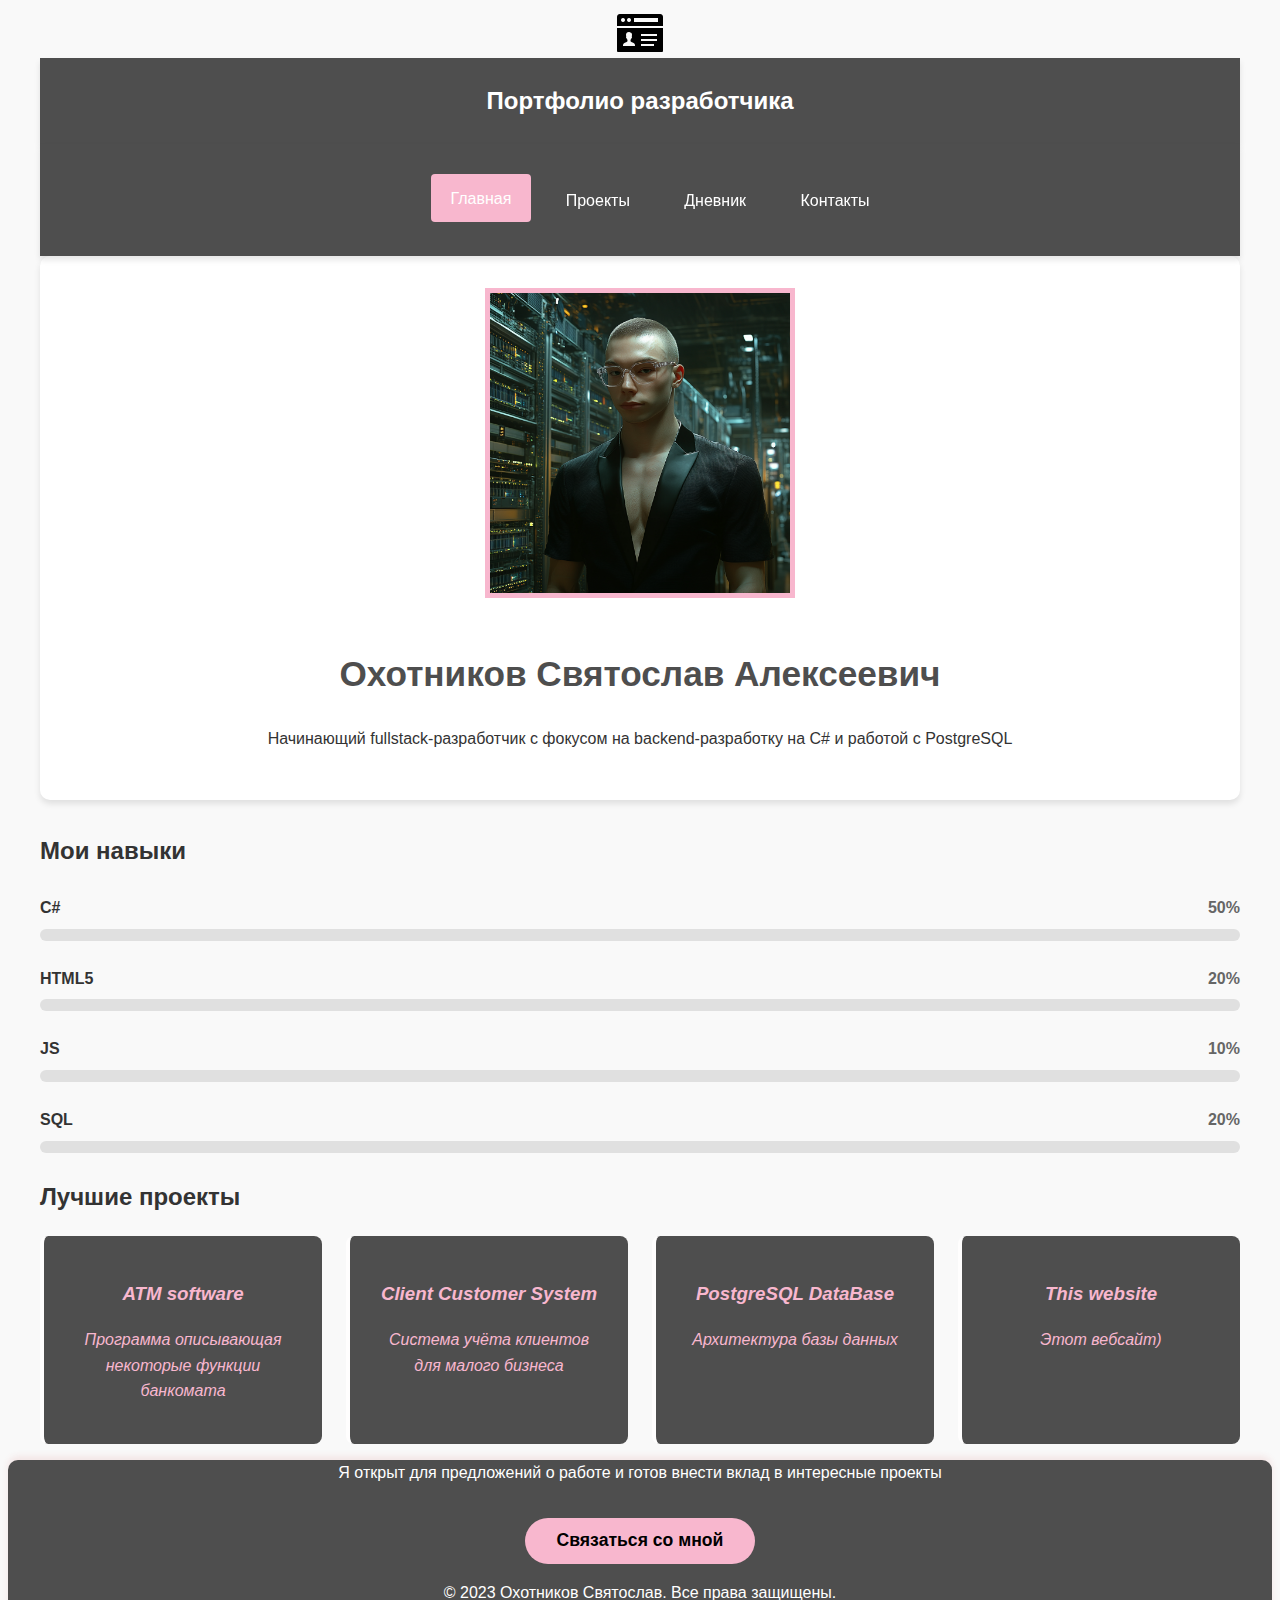
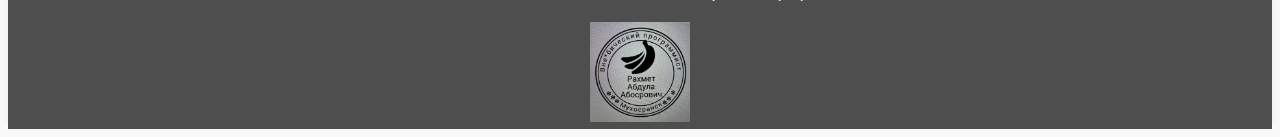
<file: index.html>
<!DOCTYPE html>
<html lang="ru">

<head>
    <meta charset="UTF-8">
    <meta name="viewport" content="width=device-width, initial-scale=1.0">
    <title>Portfolio - Охотников Святослав</title>
    <link rel="icon" href="images/hacker.png">
    <link rel="stylesheet" href="style/index.css">
</head>
<div class="icon">
    <img src="/images/icon.png">
</div>

<body>

<div class="container">

    <div id="header">Портфолио разработчика</div>
    <!-- Меню -->
    <div id="menu">
        <ul>
            <li><a href="#" class="active">Главная</a></li>
            <li><a href="pages/projects.html">Проекты</a></li>
            <li><a href="pages/diary.html">Дневник</a></li>
            <li><a href="pages/contacts.html">Контакты</a></li>
        </ul>
    </div>
    <div class="profile-header">
        <img src="images/tBTKnlHmmP.png" width="400" alt="Фото разработчика" class="profile-img">
        <h1 class="profile-name">Охотников Святослав Алексеевич</h1>
        <p>Начинающий fullstack-разработчик с фокусом на backend-разработку на C# и работой с PostgreSQL</p>
    </div>
    <div id="skills-content">
        <h2 class="section-title">Мои навыки</h2>
        <div class="skill-container">
            <div class="skill-info">
                <span class="skill-name">C#</span>
                <span class="skill-percent">50%</span>
            </div>
            <div class="skill-bar">
                <div class="skill-progress all" style="--skill-level: 50%;"></div>
            </div>
        </div>
        <div class="skill-container">
            <div class="skill-info">
                <span class="skill-name">HTML5</span>
                <span class="skill-percent">20%</span>
            </div>
            <div class="skill-bar">
                <div class="skill-progress all" style="--skill-level: 20%;"></div>
            </div>
        </div>
        <div class="skill-container">
            <div class="skill-info">
                <span class="skill-name">JS</span>
                <span class="skill-percent">10%</span>
            </div>
            <div class="skill-bar">
                <div class="skill-progress all" style="--skill-level: 10%;"></div>
            </div>
        </div>
        <div class="skill-container">
            <div class="skill-info">
                <span class="skill-name">SQL</span>
                <span class="skill-percent">20%</span>
            </div>
            <div class="skill-bar">
                <div class="skill-progress all" style="--skill-level: 20%;"></div>
            </div>
        </div>
    </div>

    <div id="project-content">
        <h2 class="project-name">Лучшие проекты</h2>
        <div class="project-grid">
            <div class="project-item">
                <i class="text">
                    <h3>ATM software</h3>
                    <p>Программа описывающая некоторые функции банкомата</p>
                </i>

            </div>
            <div class="project-item">
                <i class="text">
                    <h3>Client Customer System</h3>
                    <p>Система учёта клиентов для малого бизнеса</p>
                </i>

            </div>
            <div class="project-item">
                <i class="text">
                    <h3>PostgreSQL DataBase</h3>
                    <p>Архитектура базы данных</p>
                </i>

            </div>
            <div class="project-item">
                <i class="text">
                    <h3>This website</h3>
                    <p>Этот вебсайт)</p>
                </i>

            </div>
        </div>

    </div>


</div>
<script>
    // Анимация при скролле
    document.addEventListener('DOMContentLoaded', function () {
        const skillContainers = document.querySelectorAll('.skill-container');

        const observer = new IntersectionObserver((entries) => {
            entries.forEach(entry => {
                if (entry.isIntersecting) {
                    entry.target.classList.add('animate');
                }
            });
        }, {threshold: 0.5});

        skillContainers.forEach(container => {
            observer.observe(container);
        });
    });
    document.addEventListener('DOMContentLoaded', function () {
        const ctaButton = document.querySelector('.cta-button');
        if (ctaButton) {
            ctaButton.addEventListener('click', function () {
                alert('Спасибо за проявленный интерес! Свяжитесь со мной через Telegram: @swyatoshaa');
            });
        }
    });
</script>

</body>
<div id="footer">
    <p>Я открыт для предложений о работе и готов внести вклад в интересные проекты</p>
    <button class="cta-button">Связаться со мной</button>
    <p>© 2023 Охотников Святослав. Все права защищены.</p>
    <img src="images/моя печать.png" width="100"/>
</div>

</html>
</file>
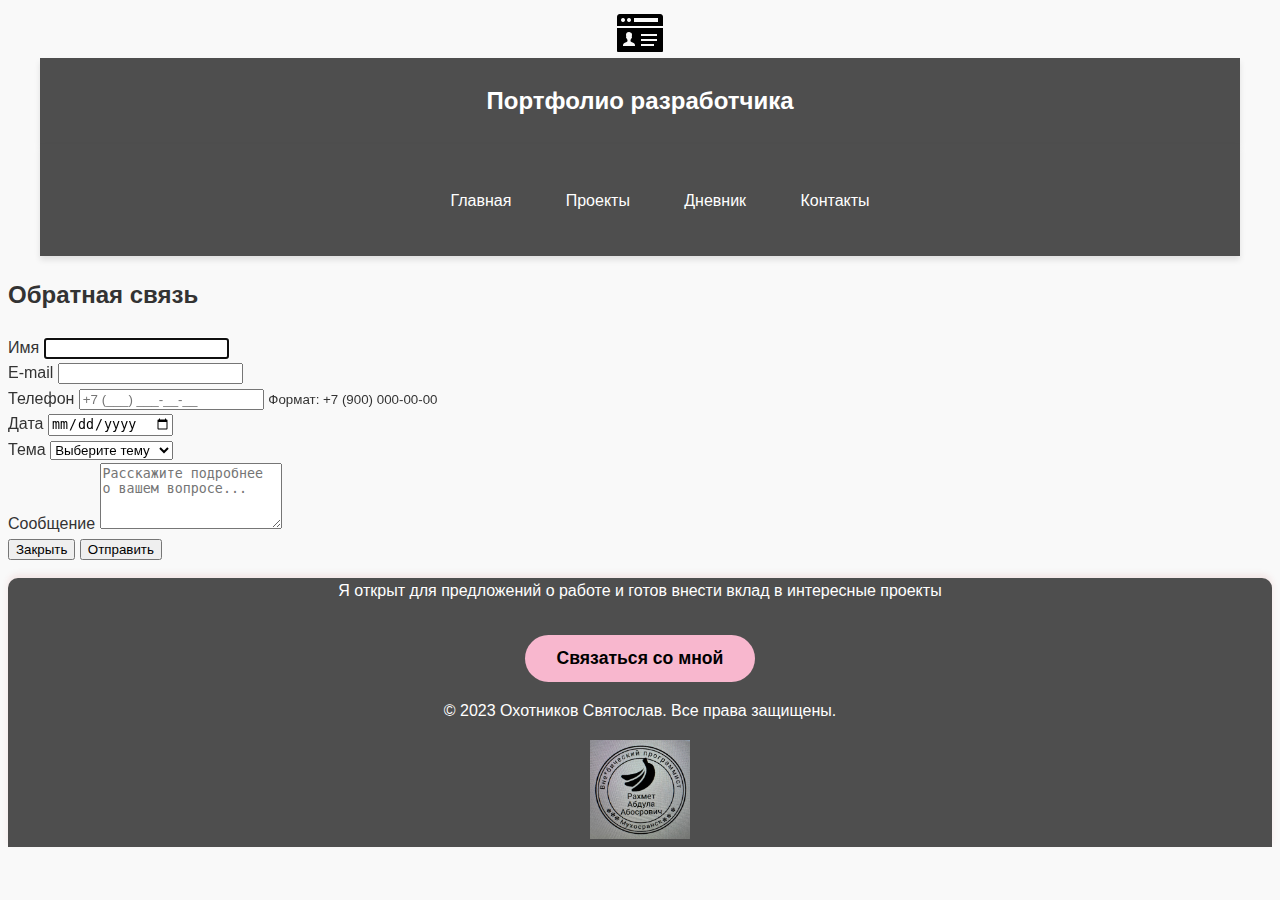
<file: pages/contacts.html>
<!DOCTYPE html>
<html lang="ru">

<head>
    <meta charset="UTF-8">
    <meta name="viewport" content="width=device-width, initial-scale=1.0">
    <title>Portfolio - Охотников Святослав</title>
    <link rel="icon" href="../images/hacker.png">
    <link rel="stylesheet" href="../style/index.css">

</head>
<div class="icon">
    <img src="../images/icon.png" class="icon">
</div>
<body>
<div class="container">
    <div id="header">Портфолио разработчика</div>
    <!-- Меню -->
    <div id="menu">
        <ul>
            <li><a href="../index.html">Главная</a></li>
            <li><a href="projects.html">Проекты</a></li>
            <li><a href="diary.html">Дневник</a></li>
            <li><a href="contacts.html">Контакты</a></li>
        </ul>

    </div>
</div>

<div class="modal-window" role="dialog" aria-labelledby="dialogTitle">
    <div class="modal-header">
        <h2 id="dialogTitle">Обратная связь</h2>
    </div>

    <form id="contactForm" method="dialog" novalidate>
        <div class="form-group">
            <label for="name">Имя</label>
            <input id="name" name="name" type="text" required minlength="2" autocomplete="given-name">
        </div>

        <div class="form-group">
            <label for="email">E-mail</label>
            <input id="email" name="email" type="email" required autocomplete="email">
        </div>

        <div class="form-group">
            <label for="phone">Телефон</label>
            <input id="phone" name="phone" type="tel" inputmode="tel" autocomplete="tel"
                   aria-describedby="phoneHelp" placeholder="+7 (___) ___-__-__" required
                   pattern="^\+7 \(\d{3}\) \d{3}-\d{2}-\d{2}$">
            <small id="phoneHelp" class="help-text">Формат: +7 (900) 000-00-00</small>
        </div>

        <div class="form-group">
            <label for="date">Дата</label>
            <input id="date" name="date" type="date">
        </div>

        <div class="form-group">
            <label for="topic">Тема</label>
            <select id="topic" name="topic" required>
                <option value="">Выберите тему</option>
                <option>Вопрос</option>
                <option>Заказ</option>
                <option>Сотрудничество</option>
                <option>Другое</option>
            </select>
        </div>

        <div class="form-group">
            <label for="message">Сообщение</label>
            <textarea id="message" name="message" rows="4" required
                      placeholder="Расскажите подробнее о вашем вопросе..."></textarea>
        </div>

        <div class="form-actions">
            <button type="button" id="closeDialog">Закрыть</button>
            <button type="submit">Отправить</button>
        </div>
    </form>
</div>
<script>
    // Обработка отправки формы
    document.getElementById('contactForm').addEventListener('submit', function (e) {
        e.preventDefault();

// Простая валидация
        const formData = new FormData(this);
        let isValid = true;

// Проверка обязательных полей
        const requiredFields = ['name', 'email', 'phone', 'topic', 'message'];
        requiredFields.forEach(field => {
            const input = document.getElementById(field);
            if (!input.value.trim()) {
                isValid = false;
                input.style.borderColor = '#e74c3c';
            }
        });

        if (isValid) {
// Здесь обычно отправка данных на сервер
            alert('Форма успешно отправлена!');
            this.reset();
        } else {
            alert('Пожалуйста, заполните все обязательные поля');
        }
    });

    // Закрытие формы
    document.getElementById('closeDialog').addEventListener('click', function () {
        if (confirm('Вы уверены, что хотите закрыть форму? Введенные данные не будут сохранены.')) {
            document.getElementById('contactForm').reset();
// В реальном приложении здесь может быть переход на другую страницу
// или скрытие модального окна
            alert('Форма закрыта');
        }
    });

    // Фокус на первое поле при загрузке
    document.getElementById('name').focus();
</script>

</body>

<div id="footer">
    <p>Я открыт для предложений о работе и готов внести вклад в интересные проекты</p>
    <button class="cta-button">Связаться со мной</button>
    <p>© 2023 Охотников Святослав. Все права защищены.</p>
    <img src="../images/моя печать.png" width="100"/>
</div>

</html>
</file>
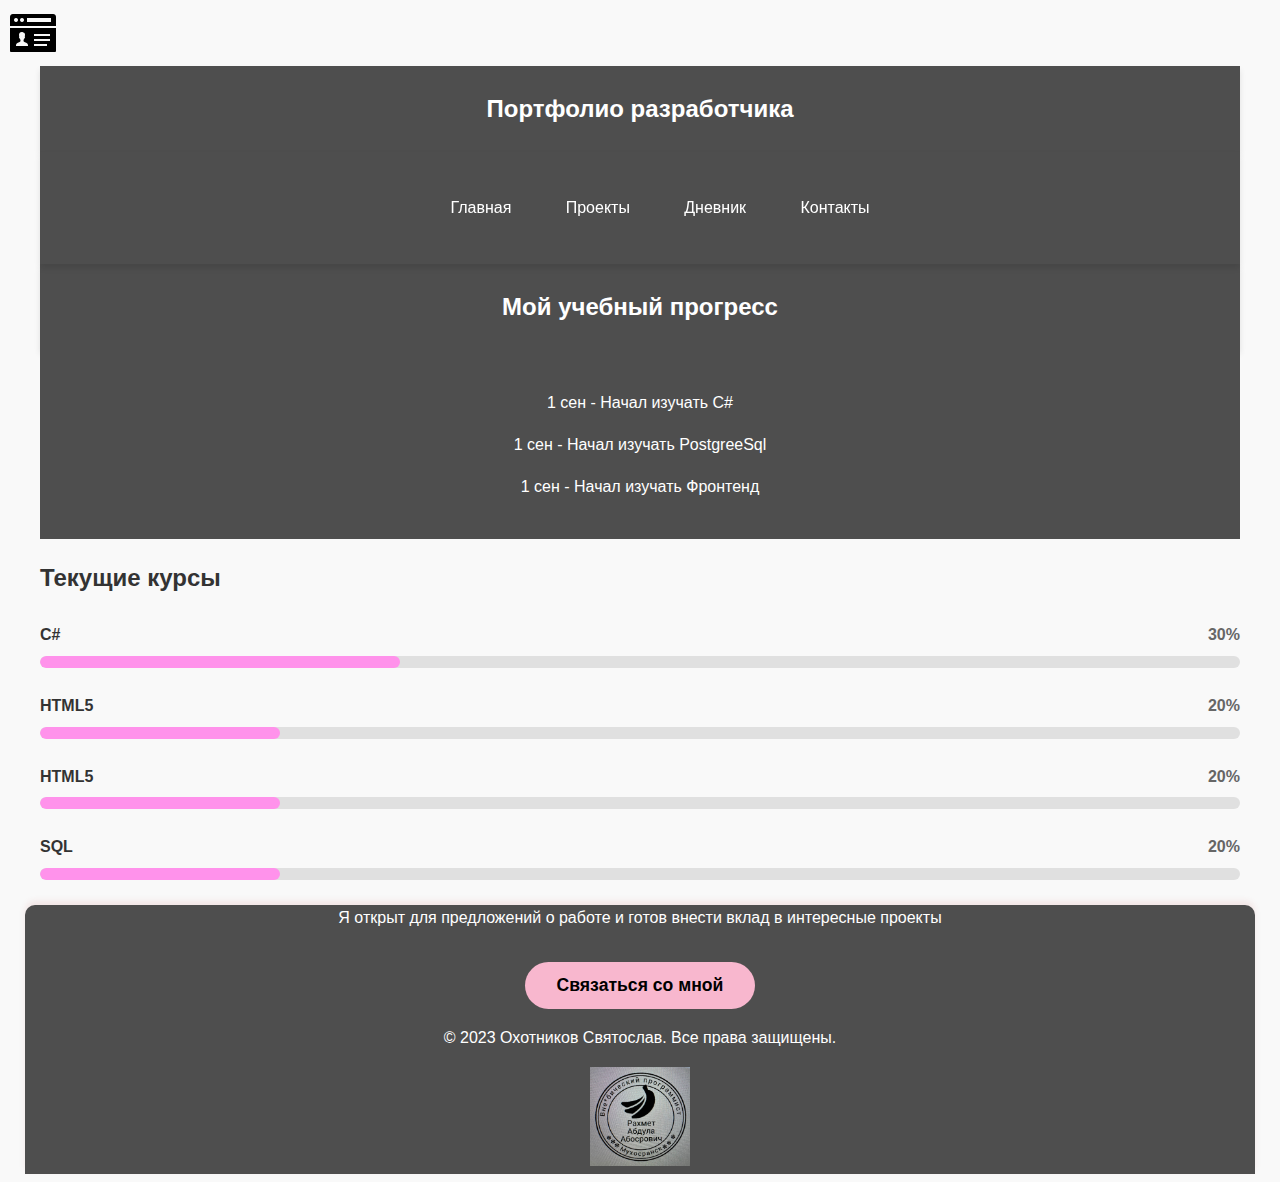
<file: pages/diary.html>
<!DOCTYPE html>
<html lang="ru">

<head>
    <meta charset="UTF-8">
    <meta name="viewport" content="width=device-width, initial-scale=1.0">
    <title>Portfolio - Охотников Святослав</title>
    <link rel="icon" href="../images/hacker.png">
    <link rel="stylesheet" href="../style/diary.css">

</head>

<div class="icon">
    <img src="/images/icon.png" alt="">
</div>


<body>
<div class="container">
    <div id="header">Портфолио разработчика</div>


    <!-- Меню -->
    <div id="menu">
        <ul>
            <li><a href="../index.html">Главная</a></li>
            <li><a href="projects.html">Проекты</a></li>
            <li><a href="diary.html">Дневник</a></li>
            <li><a href="contacts.html">Контакты</a></li>
        </ul>
    </div>
    <div id="header">Мой учебный прогресс</div>
    <div id="diary-content">
        <div class="diary-grid">
            <div class="diary-item">
                <i class="fas fa plan"></i>
                <p>1 сен - Начал изучать C#</p>
                <p>1 сен - Начал изучать PostgreeSql</p>
                <p>1 сен - Начал изучать Фронтенд</p>
            </div>
        </div>
    </div>
    <h2 class="section-title">Текущие курсы</h2>
    <div class="skill-container">
        <div class="skill-info">
            <span class="skill-name">C#</span>
            <span class="skill-percent">30%</span>
        </div>
        <div class="skill-bar">
            <div class="skill-progress all" style="--skill-level: 30%;"></div>
        </div>
    </div>
    <div class="skill-container">
        <div class="skill-info">
            <span class="skill-name">HTML5</span>
            <span class="skill-percent">20%</span>
        </div>
        <div class="skill-bar">
            <div class="skill-progress all" style="--skill-level: 20%;"></div>
        </div>
    </div>
    <div class="skill-container">
        <div class="skill-info">
            <span class="skill-name">HTML5</span>
            <span class="skill-percent">20%</span>
        </div>
        <div class="skill-bar">
            <div class="skill-progress all" style="--skill-level: 20%;"></div>
        </div>
    </div>
    <div class="skill-container">
        <div class="skill-info">
            <span class="skill-name">SQL</span>
            <span class="skill-percent">20%</span>
        </div>
        <div class="skill-bar">
            <div class="skill-progress all" style="--skill-level: 20%;"></div>
        </div>
    </div>
</div>

<script>
    // Анимация при скролле
    document.addEventListener('DOMContentLoaded', function () {
        const skillContainers = document.querySelectorAll('.skill-container');

        const observer = new IntersectionObserver((entries) => {
            entries.forEach(entry => {
                if (entry.isIntersecting) {
                    entry.target.classList.add('animate');
                }
            });
        }, {threshold: 0.5});

        skillContainers.forEach(container => {
            observer.observe(container);
        });
    });
    document.addEventListener('DOMContentLoaded', function () {
        const ctaButton = document.querySelector('.cta-button');
        if (ctaButton) {
            ctaButton.addEventListener('click', function () {
                alert('Спасибо за проявленный интерес! Свяжитесь со мной через Telegram: @swyatoshaa');
            });
        }
    });
</script>
</body>

<div id="footer">
    <p>Я открыт для предложений о работе и готов внести вклад в интересные проекты</p>
    <button class="cta-button">Связаться со мной</button>
    <p>© 2023 Охотников Святослав. Все права защищены.</p>
    <img src="../images/моя печать.png" width="100" alt=""/>
</div>

</html>
</file>
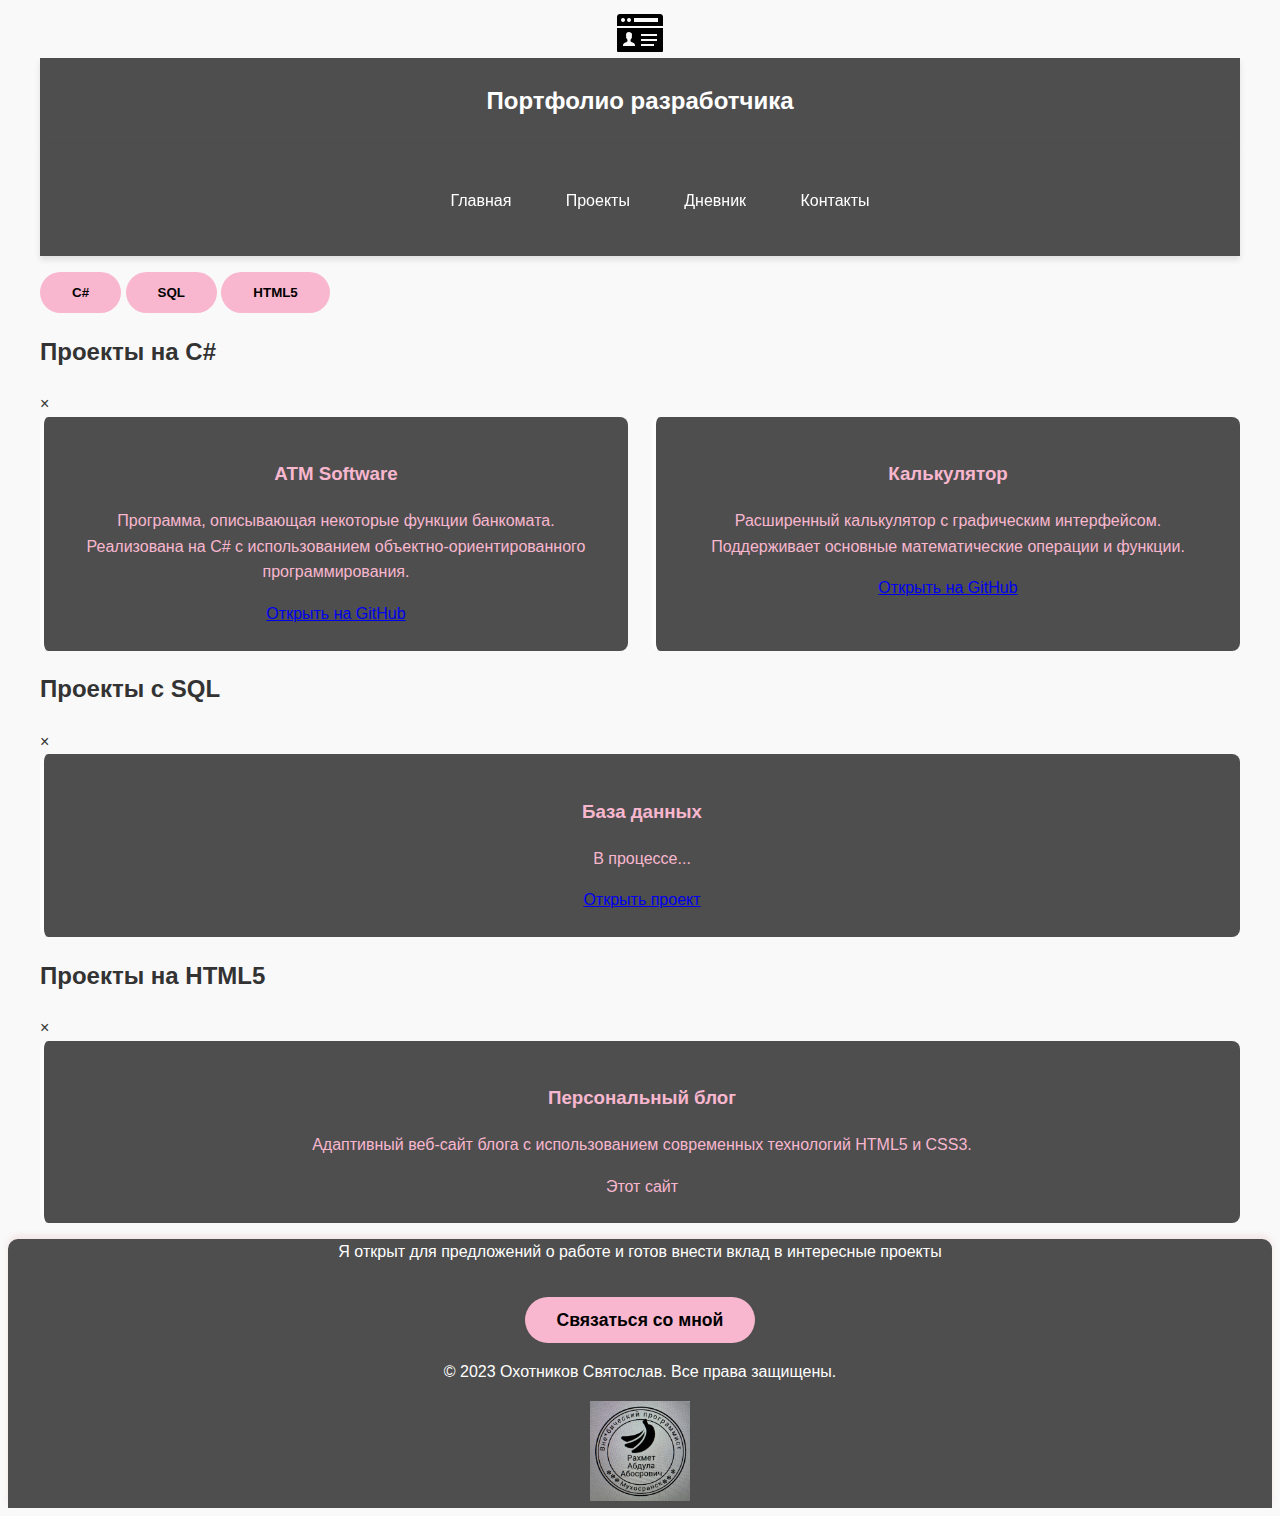
<file: pages/projects.html>
<!DOCTYPE html>
<html lang="ru">

<head>
    <meta charset="UTF-8">
    <meta name="viewport" content="width=device-width, initial-scale=1.0">
    <title>Portfolio - Охотников Святослав</title>
    <link rel="icon" href="../images/hacker.png">
    <link rel="stylesheet" href="../style/index.css">

</head>
<div class="icon">
    <img src="/images/icon.png">
</div>

<body>
<div class="container">
    <div id="header">Портфолио разработчика</div>
    <!-- Меню -->
    <div id="menu">
        <ul>
            <li><a href="../index.html">Главная</a></li>
            <li><a href="projects.html">Проекты</a></li>
            <li><a href="diary.html">Дневник</a></li>
            <li><a href="contacts.html">Контакты</a></li>
        </ul>

    </div>
    <div class="modal-container">
        <button class="modal-btn"  onclick="openModal('csharpModal')">C#</button>
        <button class="modal-btn"  onclick="openModal('sqlModal')">SQL</button>
        <button class="modal-btn" onclick="openModal('html5Modal')">HTML5</button>
    </div>

    <!-- Модальное окно "C# проекты" -->
    <div id="csharpModal" class="modal">
        <div class="modal-content">
            <div class="modal-header">
                <h2>Проекты на C#</h2>
                <span class="close" onclick="closeModal('csharpModal')">&times;</span>
            </div>
            <div class="modal-body">
                <div class="project-grid">
                    <div class="project-item">
                        <i class="fas fa-server"></i>
                        <h3>ATM Software</h3>
                        <p>Программа, описывающая некоторые функции банкомата. Реализована на C# с использованием
                            объектно-ориентированного программирования.</p>
                        <a href="https://github.com/SWYATOSHAq/ATM_SoftWare.git" class="demo-link"
                           target="_blank">Открыть на GitHub</a>
                    </div>
                    <div class="project-item">
                        <i class="fas fa-calculator"></i>
                        <h3>Калькулятор</h3>
                        <p>Расширенный калькулятор с графическим интерфейсом. Поддерживает основные математические
                            операции и функции.</p>
                        <a href="https://github.com/SWYATOSHAq/corporate_system_programming_calculator.git"
                           class="demo-link"
                           target="_blank">Открыть на GitHub</a>
                    </div>
                </div>
            </div>
        </div>
    </div>

    <!-- Модальное окно "SQL проекты" -->
    <div id="sqlModal" class="modal">
        <div class="modal-content">
            <div class="modal-header">
                <h2>Проекты с SQL</h2>
                <span class="close" onclick="closeModal('sqlModal')">&times;</span>
            </div>
            <div class="modal-body">
                <div class="project-grid">
                    <div class="project-item">
                        <i class="fas fa-database"></i>
                        <h3>База данных</h3>
                        <p>В процессе...</p>
                        <a href="#" class="demo-link">Открыть проект</a>
                    </div>
                </div>
            </div>
        </div>
    </div>

    <!-- Модальное окно "HTML5 проекты" -->
    <div id="html5Modal" class="modal">
        <div class="modal-content">
            <div class="modal-header">
                <h2>Проекты на HTML5</h2>
                <span class="close" onclick="closeModal('html5Modal')">&times;</span>
            </div>
            <div class="modal-body">
                <div class="project-grid">
                    <div class="project-item">
                        <i class="fas fa-blog"></i>
                        <h3>Персональный блог</h3>
                        <p>Адаптивный веб-сайт блога с использованием современных технологий HTML5 и CSS3.</p>
                        <a>Этот сайт</a>
                    </div>
                </div>
            </div>
        </div>
    </div>
</div>
</div>

</body>
<script>
    // Функция для открытия модального окна
    function openModal(modalId) {
        const modal = document.getElementById(modalId);
        modal.style.display = 'block';
        // Небольшая задержка для плавного появления
        setTimeout(() => {
            modal.classList.add('show');
        }, 10);
    }

    // Функция для закрытия модального окна
    function closeModal(modalId) {
        const modal = document.getElementById(modalId);
        modal.classList.remove('show');
        // Ждем завершения анимации перед скрытием
        setTimeout(() => {
            modal.style.display = 'none';
        }, 300);
    }

    // Закрытие модального окна при клике вне его области
    window.onclick = function (event) {
        document.querySelectorAll('.modal').forEach(modal => {
            if (event.target === modal) {
                closeModal(modal.id);
            }
        });
    }

    // Закрытие модального окна при нажатии клавиши Escape
    document.addEventListener('keydown', function (event) {
        if (event.key === 'Escape') {
            document.querySelectorAll('.modal').forEach(modal => {
                if (modal.style.display === 'block') {
                    closeModal(modal.id);
                }
            });
        }
    });
</script>

<div id="footer">
    <p>Я открыт для предложений о работе и готов внести вклад в интересные проекты</p>
    <button class="cta-button">Связаться со мной</button>
    <p>© 2023 Охотников Святослав. Все права защищены.</p>
    <img src="../images/моя печать.png" width="100"/>
</div>

</html>
</file>
<file: style/index.css>
:root {
    --primary-color: rgb(78, 78, 78);
    --secondary-color: rgb(248, 183, 206);
    --accent-color: #3498db;
    --light-color: #000000;
    --dark-color: #2c3e50;
    --text-color: #333;
    --text-light: #777;
    --shadow: 0 4px 6px rgba(0, 0, 0, 0.1);
    --transition: all 0.3s ease;
}

body {
    font-family: 'Segoe UI', Tahoma, Geneva, Verdana, sans-serif;
    line-height: 1.6;
    color: var(--text-color);
    background-color: #f9f9f9;
}


.container {
    max-width: 1200px;
    margin: 0 auto;
    padding: 0 15px;
}

#header {
    background-color: var(--primary-color);
    color: rgb(255, 255, 255);
    padding: 1.5rem;
    text-align: center;
    font-size: 1.5rem;
    font-weight: bold;
    box-shadow: var(--shadow);
    
}

#menu {
    background-color: var(--primary-color);
    padding: 0.5rem 0;
    position: sticky;
    top: 0;
    z-index: 100;
    box-shadow: var(--shadow);
}

#menu ul {
    display: flex;
    justify-content: center;
    list-style: none;
    flex-wrap: wrap;
}

#menu li {
    margin: 0.5rem;
}

#menu a {
    color: white;
    text-decoration: none;
    padding: 0.7rem 1.2rem;
    border-radius: 4px;
    transition: var(--transition);
    display: block;
}

#menu a:hover,
#menu a.active {
    background-color: var(--secondary-color);
    transform: translateY(-2px);
}

.profile-header {
    background: white;
    border-radius: 10px;
    padding: 2rem;
    text-align: center;
    margin-bottom: 2rem;
    box-shadow: var(--shadow);
    display: flex;
    flex-direction: column;
    align-items: center;
}

.profile-img {
    width: 300px;
    height: 300px;

    border: 5px solid var(--secondary-color);
    margin-bottom: 1.5rem;
}

.profile-name {
    color: var(--primary-color);
    margin-bottom: 0.5rem;
    font-size: 2.2rem;
}

.skill-container {
    margin: 25px 0;
}

.skill-info {
    display: flex;
    justify-content: space-between;
    margin-bottom: 8px;
}

.skill-name {
    font-weight: 600;
    color: #333;
}

.skill-percent {
    font-weight: 600;
    color: #666;
}

.skill-bar {
    background-color: #e0e0e0;
    border-radius: 15px;
    height: 12px;
    overflow: hidden;
    position: relative;
}

.skill-progress {
    height: 100%;
    border-radius: 15px;
    position: relative;
    width: 0;
    transition: width 2s ease-in-out;
}

/* Цвета для разных навыков */
.all {
    background: linear-gradient(90deg, #ff92eb, #ff92eb);
}


/* Анимация при появлении в viewport */
.animate .skill-progress {
    width: var(--skill-level);
}

.cta-button {
    display: inline-block;
    margin-top: 1rem;
    padding: 0.8rem 2rem;
    background-color: rgb(248, 183, 206);
    color: rgb(0, 0, 0);
    text-decoration: none;
    border-radius: 30px;
    font-weight: bold;
    transition: var(--transition);
    border: none;
    cursor: pointer;
    font-size: 1.1rem;
}

.modal-btn {
    display: inline-block;
    margin-top: 1rem;
    padding: 0.8rem 2rem;
    background-color: rgb(248, 183, 206);
    color: rgb(0, 0, 0);
    text-decoration: none;
    border-radius: 30px;
    font-weight: bold;
    transition: var(--transition);
    border: none;cursor: pointer;
}

.modal-btn:hover,
.modal-btn.active {
    transition: var(--transition);
    transform: translateY(-2px);
}


#footer {
    background-color: rgb(78, 78, 78);
    color: rgb(255, 255, 255);
    text-align: center;
    margin: 0 auto;
    padding: 0 15px;
    border-top-left-radius: 10px;
    border-top-right-radius: 10px;
    box-shadow: 0 -4px 6px rgba(197, 64, 64, 0.1);
}

.project-section {
    background: rgb(255, 255, 255);
    border-radius: 10px;
    padding: 2rem;
    margin-bottom: 2rem;
    box-shadow: var(--shadow);
}

.project-grid {
    display: grid;
    grid-template-columns: repeat(auto-fit, minmax(250px, 1fr));
    gap: 1.5rem;
    color: rgb(248, 183, 206);
}

.project-item {
    background: rgb(78, 78, 78);
    padding: 1.5rem;
    border-radius: 8px;
    text-align: center;
    transition: var(--transition);
    border-left: 4px solid rgb(255, 254, 254);
}



.project-item:hover {
    transform: translateY(-5px);
    box-shadow: 0 10px 20px rgba(255, 255, 255, 0.1);
}

.project-item i {
    font-size: 1rem;
    color: rgb(12, 12, 12);
    margin-bottom: 1rem;
}


.icon {
    display:flex;
    justify-content:center;
}

#project-content h3{
    color: var(--secondary-color);
}

#project-content p{
    color: var(--secondary-color);
}
</file>
<file: style/diary.css>
:root {
    --primary-color: rgb(78, 78, 78);
    --secondary-color: rgb(248, 183, 206);
    --accent-color: #3498db;
    --light-color: #000000;
    --dark-color: #2c3e50;
    --text-color: #333;
    --text-light: #777;
    --shadow: 0 4px 6px rgba(0, 0, 0, 0.1);
    --transition: all 0.3s ease;
}

body {
    font-family: 'Segoe UI', Tahoma, Geneva, Verdana, sans-serif;
    line-height: 1.6;
    color: var(--text-color);
    background-color: #f9f9f9;
}

.container {
    max-width: 1200px;
    margin: 0 auto;
    padding: 0 15px;
}

#header {
    background-color: var(--primary-color);
    color: rgb(255, 255, 255);
    padding: 1.5rem;
    text-align: center;
    font-size: 1.5rem;
    font-weight: bold;
    box-shadow: var(--shadow);

}

.header-portfolio {
    background-color: var(--primary-color);
    color: rgb(255, 255, 255);
    padding: 1.5rem;
    text-align: center;
    font-size: 1.5rem;
    font-weight: bold;
    box-shadow: var(--shadow);
}

#menu {
    background-color: var(--primary-color);
    padding: 0.5rem 0;
    position: sticky;
    top: 0;
    z-index: 100;
    box-shadow: var(--shadow);
}

#menu ul {
    display: flex;
    justify-content: center;
    list-style: none;
    flex-wrap: wrap;
}

#menu li {
    margin: 0.5rem;
}

#menu a {
    color: white;
    text-decoration: none;
    padding: 0.7rem 1.2rem;
    border-radius: 4px;
    transition: var(--transition);
    display: block;
}

#menu a:hover,
#menu a.active {
    background-color: var(--secondary-color);
    transform: translateY(-2px);
}


.diary-grid {
    display: grid;
    grid-template-columns: repeat(auto-fit, minmax(250px, 1fr));
    gap: 1.5rem;
}

.diary-item {
    background: rgb(78, 78, 78);
    padding: 1.5rem;
    
    text-align: center;
}

.diary-item:hover {
    box-shadow: 0 10px 20px rgba(0, 0, 0, 0.1);
}

.diary-item p {
    font-size: 1rem;
    color: rgb(255, 255, 255);
    margin-bottom: 1rem;
}

.skill-container {
    margin: 25px 0;
}

.skill-info {
    display: flex;
    justify-content: space-between;
    margin-bottom: 8px;
}

.skill-name {
    font-weight: 600;
    color: #333;
}

.skill-percent {
    font-weight: 600;
    color: #666;
}

.skill-bar {
    background-color: #e0e0e0;
    border-radius: 15px;
    height: 12px;
    overflow: hidden;
    position: relative;
}

.skill-progress {
    height: 100%;
    border-radius: 15px;
    position: relative;
    width: 0;
    transition: width 2s ease-in-out;
}

.all {
    background: linear-gradient(90deg, #ff92eb, #ff92eb);
}

.animate .skill-progress {
    width: var(--skill-level);
}

.cta-button {
    display: inline-block;
    margin-top: 1rem;
    padding: 0.8rem 2rem;
    background-color: rgb(248, 183, 206);
    color: rgb(0, 0, 0);
    text-decoration: none;
    border-radius: 30px;
    font-weight: bold;
    transition: var(--transition);
    border: none;
    cursor: pointer;
    font-size: 1.1rem;
}
#footer {
    background-color: rgb(78, 78, 78);
    color: rgb(255, 255, 255);
    text-align: center;
    
    border-top-left-radius: 10px;
    border-top-right-radius: 10px;
    box-shadow: 0 -4px 6px rgba(197, 64, 64, 0.1);
    max-width: 1200px;
    margin: 0 auto;
    padding: 0 15px;
}
</file>
